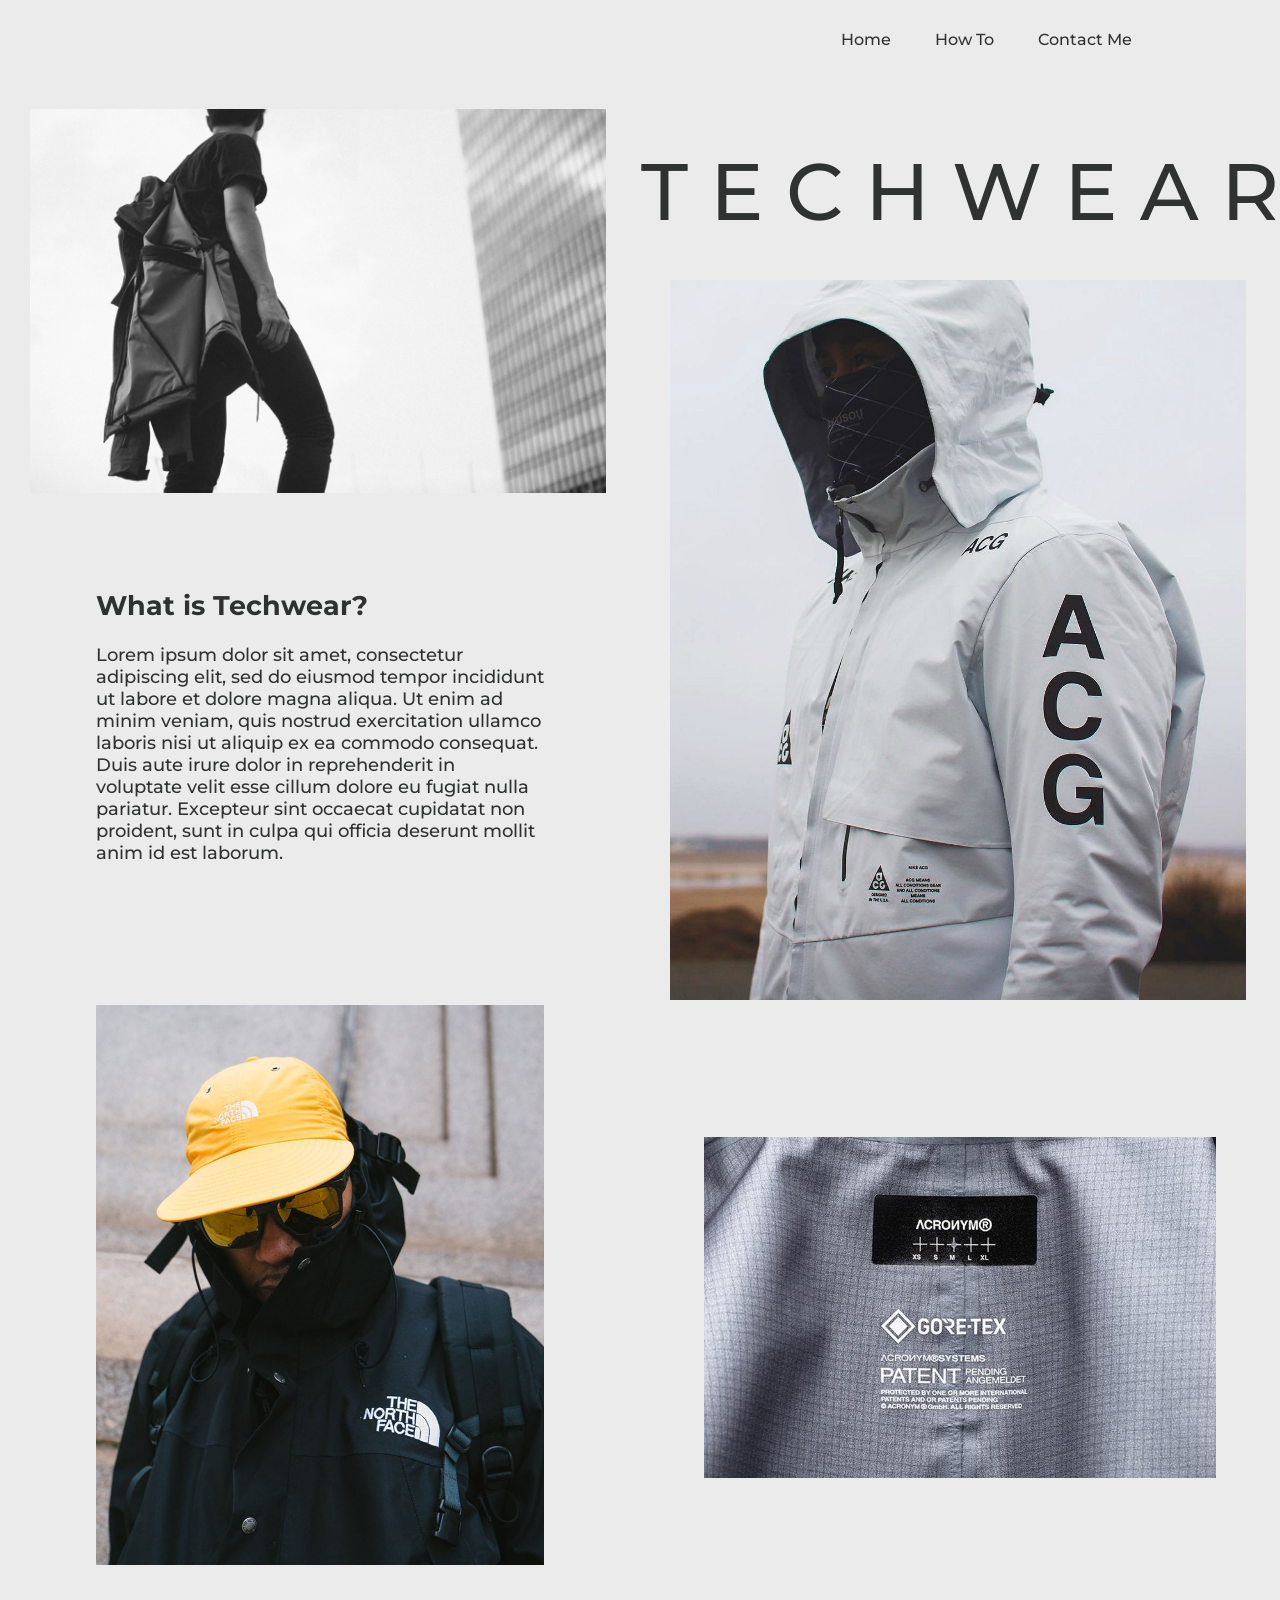
<file: myWebsite/index.html>
<!DOCTYPE html>
<html lang="en">
<head>
    <meta charset="UTF-8">
    <link rel="stylesheet" type="text/css" href="css/main.css">
    <meta http-equiv="X-UA-Compatible" content="IE=edge">
    <meta name="viewport" content="width=device-width, initial-scale=1.0">
    <title>Techwear</title>
</head>
<body>
    <header>
        <nav>
            <ul class="nav_links">
                <li><a href="index.html">Home</a></li>
                <li><a href="howto.html">How To</a></li>
                <li><a href="contact.html">Contact Me</a></li>
            </ul>
        </nav> 
    </header>

    <!-- first container -->
    <div class="row">
        <div class="column">
            <img class="jacket1" src="images/home/photo1.jpg"  alt="jacket1">
            <div class="whatistechwear">
                <h2 class="firstheader">What is Techwear?</h2>
                <p>
                    Lorem ipsum dolor sit amet, consectetur adipiscing elit, sed do eiusmod tempor incididunt ut labore et dolore magna aliqua. 
                    Ut enim ad minim veniam, quis nostrud exercitation ullamco laboris nisi ut aliquip ex ea commodo consequat. 
                    Duis aute irure dolor in reprehenderit in voluptate velit esse cillum dolore eu fugiat nulla pariatur. 
                    Excepteur sint occaecat cupidatat non proident, sunt in culpa qui officia deserunt mollit anim id est laborum.
                </p>
            </div>
            <img class="tnf" src="images/home/photo4.jpg" alt="tnfjacket">

        </div>
        <div class="column">
            <div class="techwear">
                <p class="techwear">
                    T E C H W E A R
                </p>
            </div>
            <img class="jacket3" src="images/home/photo3.jpg" alt="acg jacket">
            <div class="labelimg">
                <img class="acronymgore" src="images/home/acronymgore.jpg" alt="acronym label">
            </div>
            <!-- <img class="jacket2" src="images/home/photo2.jpg" alt="jacket2"> -->
            <!-- <img class="jacket3" src="images/home/photo3.jpg" alt="acg jacket"> -->
        </div>
      </div>
</body>
</html>
</file>
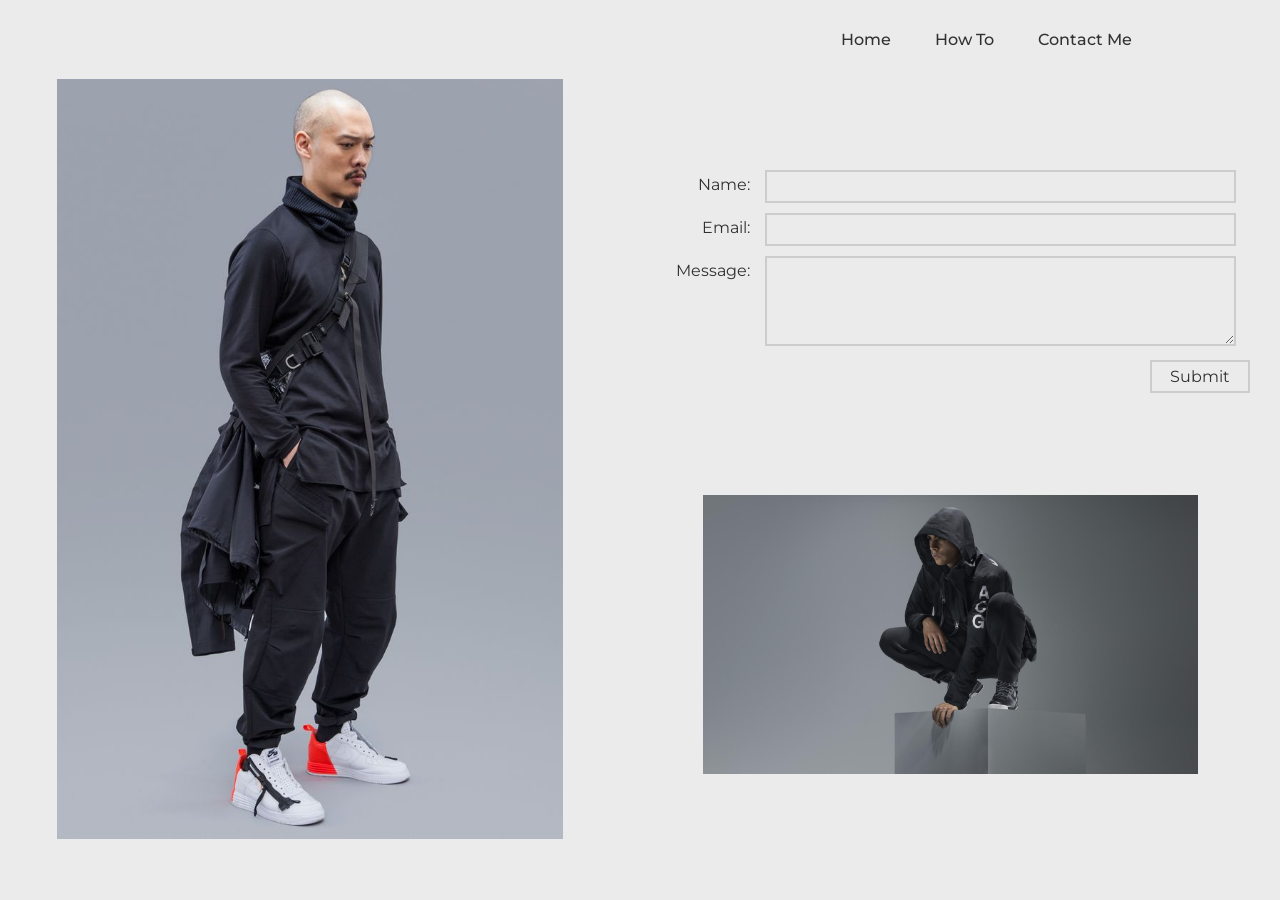
<file: myWebsite/contact.html>
<!DOCTYPE html>
<html lang="en">
<head>
    <meta charset="UTF-8">
    <link rel="stylesheet" type="text/css" href="css/contact.css">
    <meta http-equiv="X-UA-Compatible" content="IE=edge">
    <meta name="viewport" content="width=device-width, initial-scale=1.0">
    <title>Techwear</title>
</head>
<body>
    <header>
        <nav>
            <ul class="nav_links">
                <li><a href="index.html">Home</a></li>
                <li><a href="howto.html">How To</a></li>
                <li><a href="contact.html">Contact Me</a></li>
            </ul>
        </nav> 
    </header>

    <div class="row">
        <div class="column">
            <div class="largeimg">
                <img class="large" src="images/contact/main.jpg" alt="main">
            </div>

        </div>
        <div class="column">
            <div id="page-wrap">		
                <div id="contact-area">
                    <form action="https://formspree.io/f/moqpboen" method="POST">
                        <label for="Name">Name:</label>
                        <input type="text" name="Name" id="Name" />
            
                        <label for="Email">Email:</label>
                        <input type="text" name="_replyto" id="Email" />
                        
                        <label for="Message">Message:</label><br />
                        <textarea name="Message" rows="20" cols="20" id="Message"></textarea>
        
                        <input type="submit" name="submit" value="Submit" class="submit-button" />
                    </form>
                </div>
            </div>
            <div class="acgimg">
                <img class="nikeacg" src="images/contact/acg.jpg" alt="nikeacg">
            </div>
        </div>
    </div>
</body>
</html>
</file>
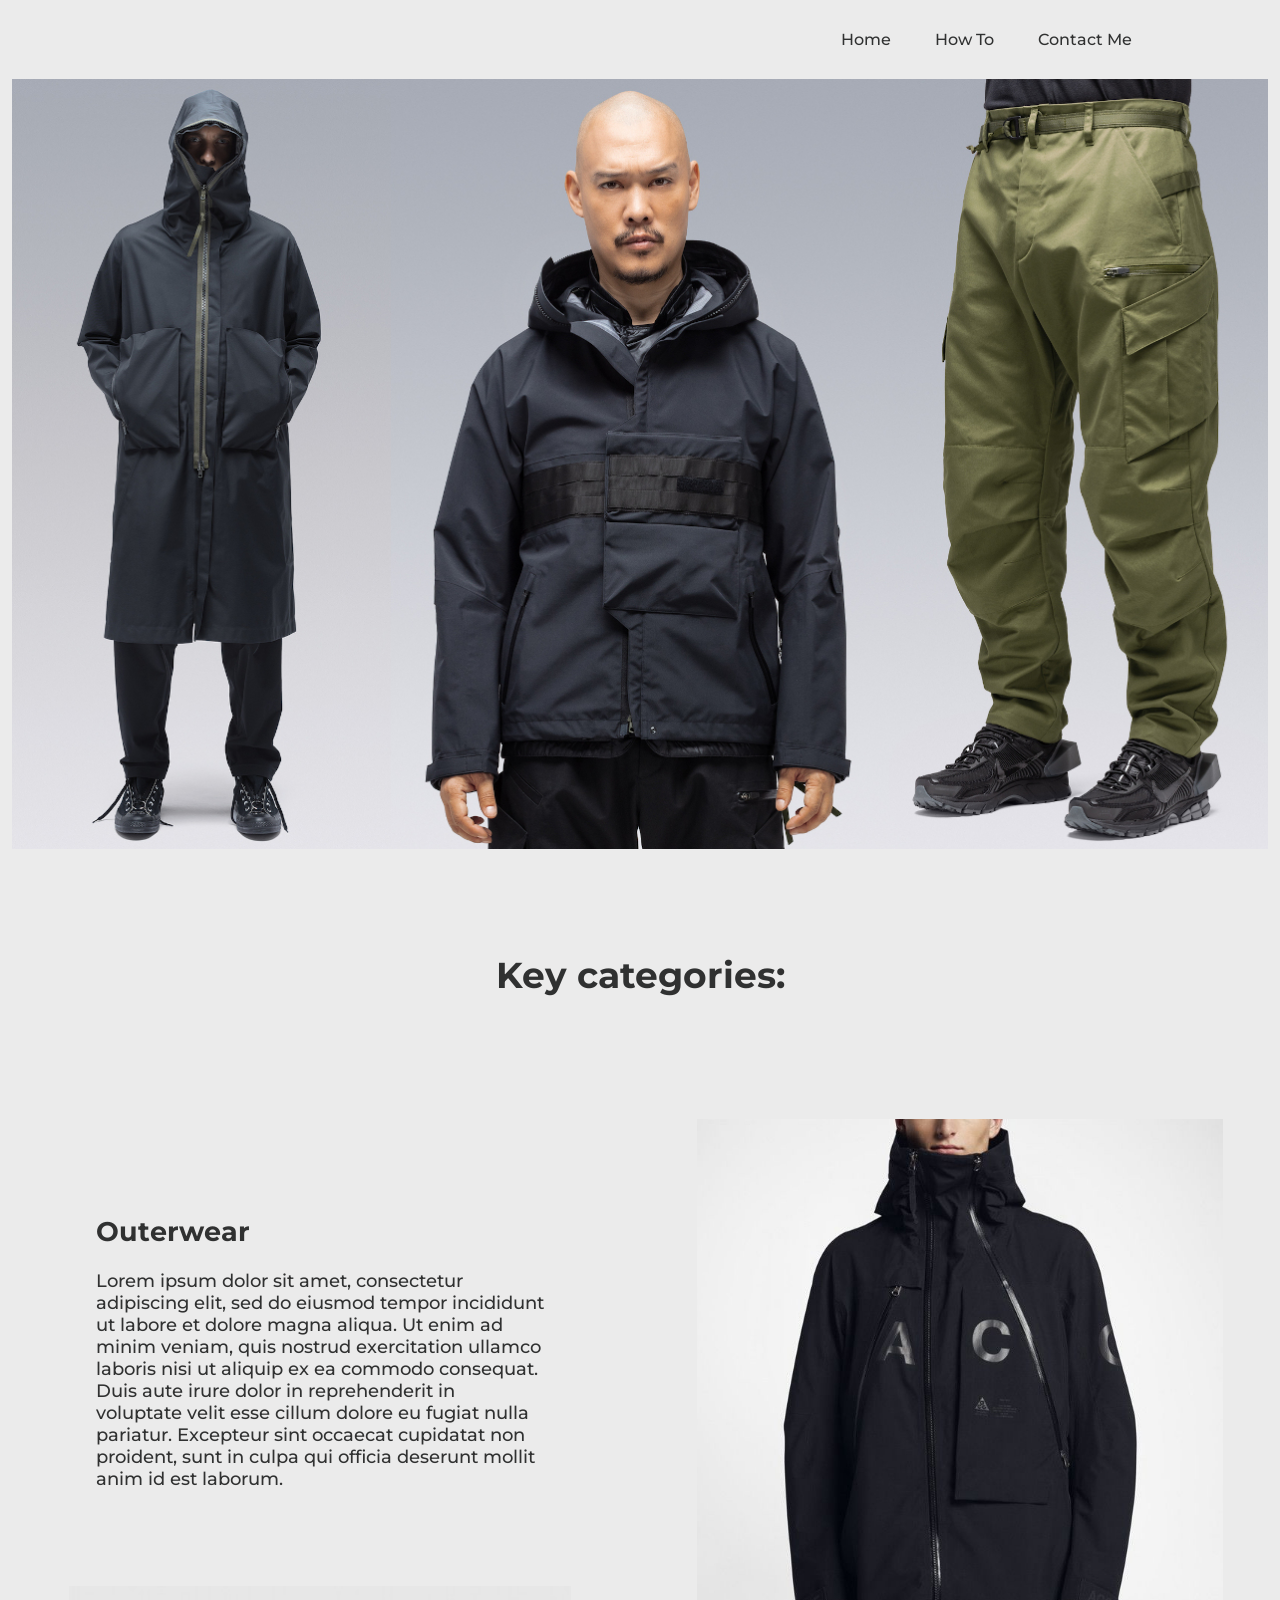
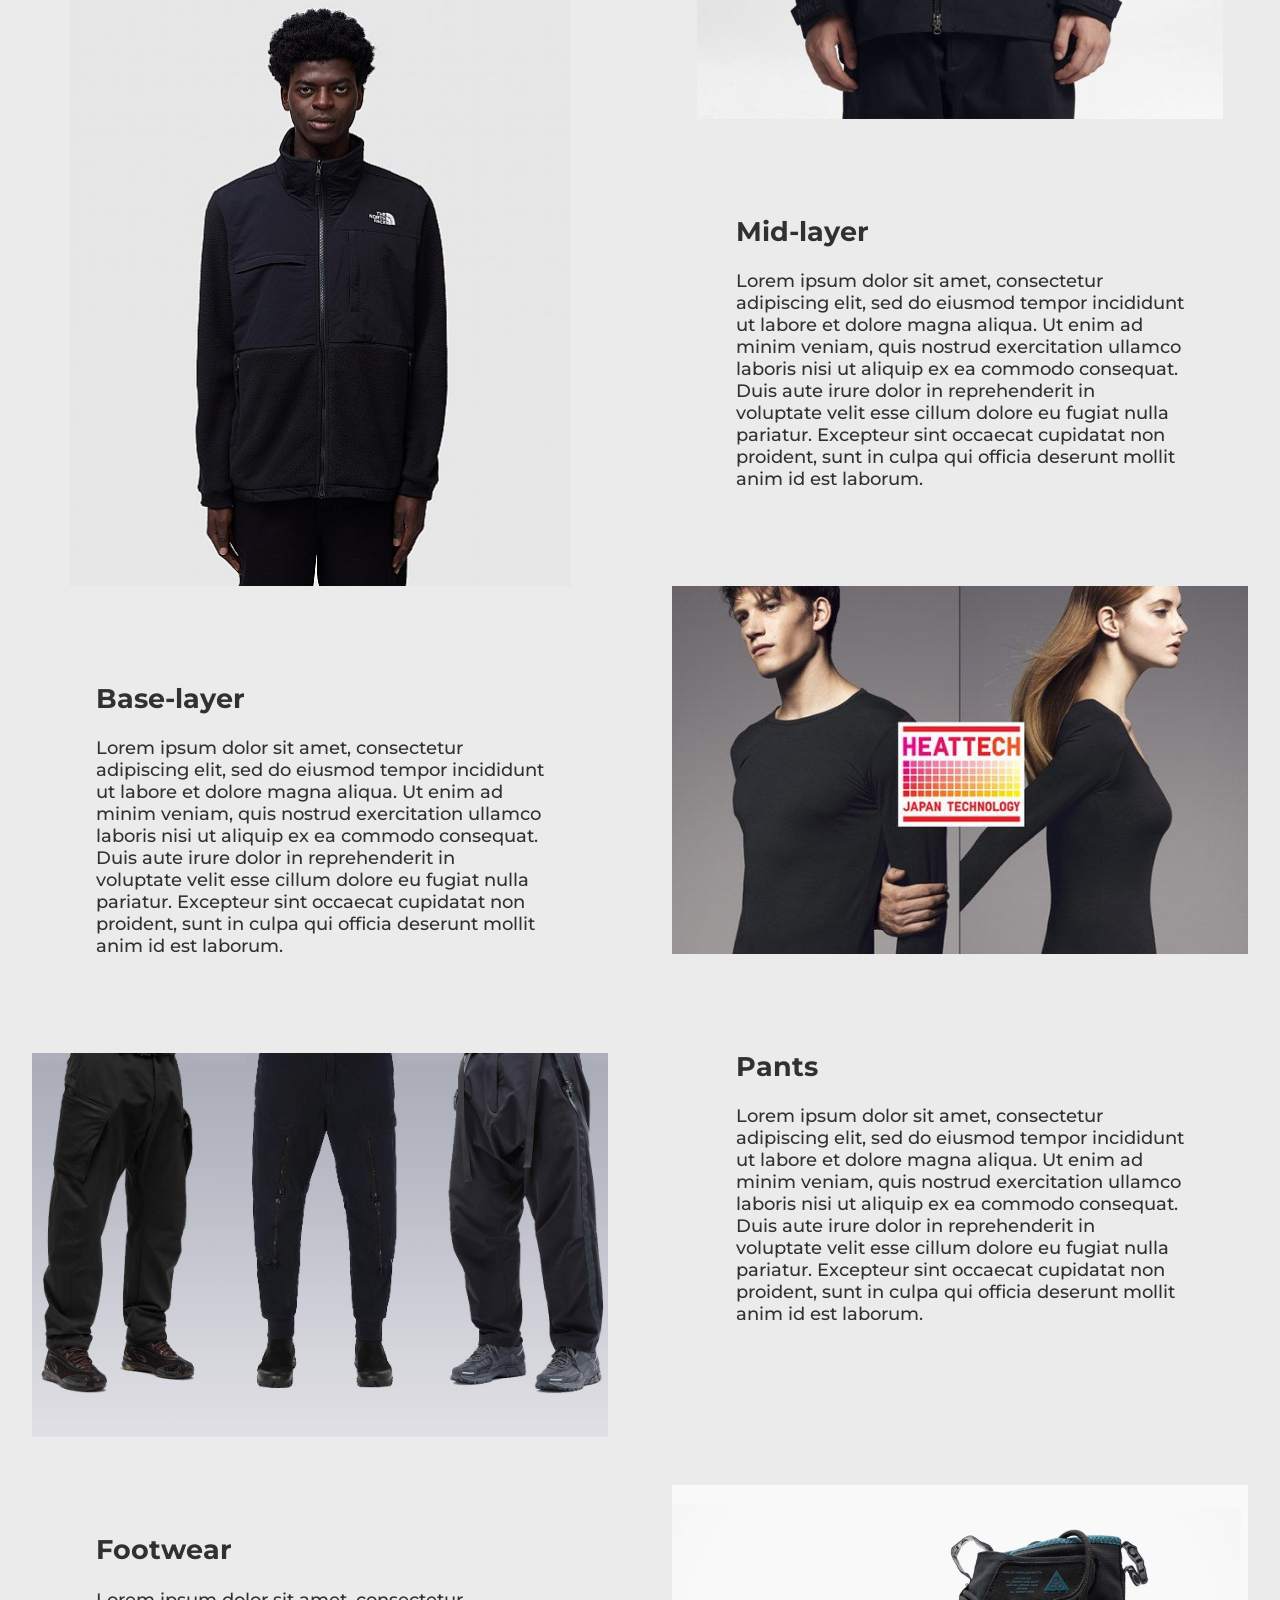
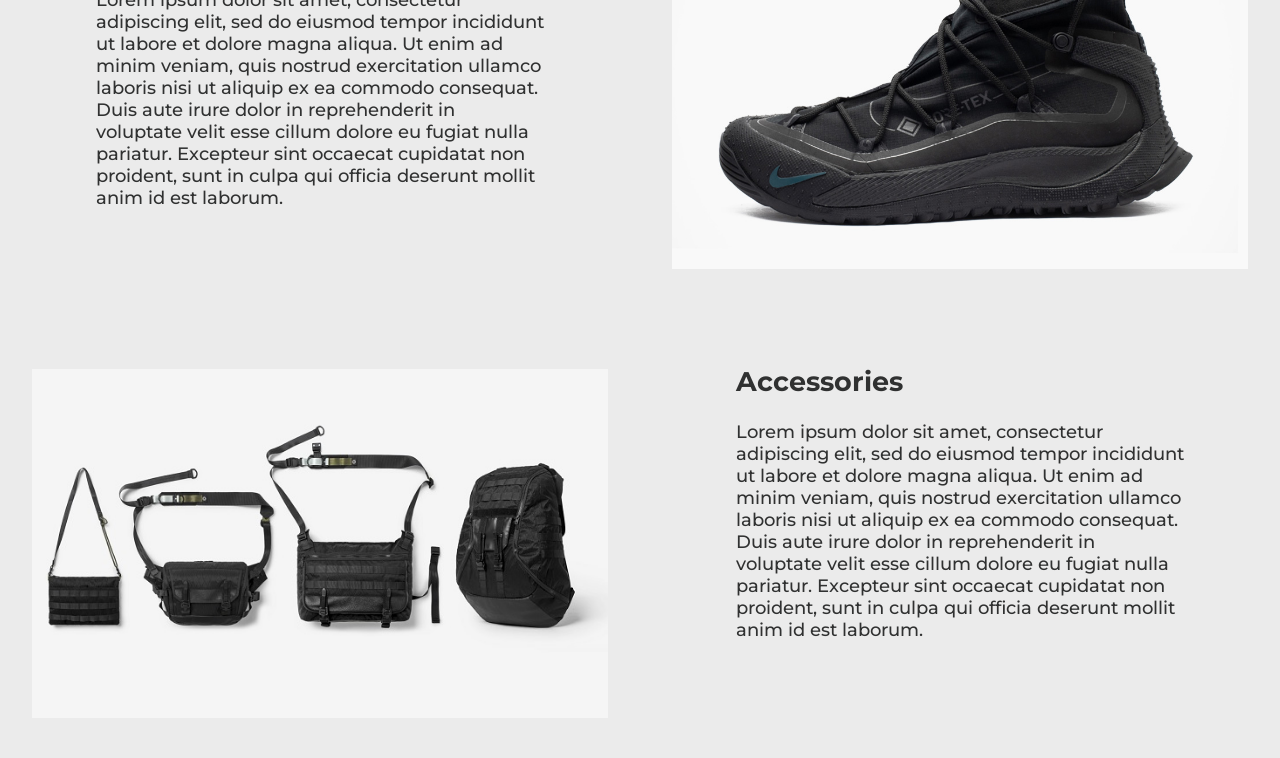
<file: myWebsite/howto.html>
<!DOCTYPE html>
<html lang="en">
<head>
    <meta charset="UTF-8">
    <link rel="stylesheet" type="text/css" href="css/howto.css">
    <meta http-equiv="X-UA-Compatible" content="IE=edge">
    <meta name="viewport" content="width=device-width, initial-scale=1.0">
    <title>Techwear</title>
</head>
<body>
    <header>
        <nav>
            <ul class="nav_links">
                <li><a href="index.html">Home</a></li>
                <li><a href="howto.html">How To</a></li>
                <li><a href="contact.html">Contact Me</a></li>
            </ul>
        </nav> 
    </header>

    <div class="mainphotosection">
        <img class="mainphoto" src="images/howto/start.jpg" alt="main">
    </div>
    <div class="categories_text">
        <h1 class="categories_header">Key categories:</h1>
    </div>
    <div class="row">
        <div class="column">
            
            <div class="outerwear_text">
                <h2 class="outerwear_header">Outerwear</h2>
                <p>
                    Lorem ipsum dolor sit amet, consectetur adipiscing elit, sed do eiusmod tempor incididunt ut labore et dolore magna aliqua. 
                    Ut enim ad minim veniam, quis nostrud exercitation ullamco laboris nisi ut aliquip ex ea commodo consequat. 
                    Duis aute irure dolor in reprehenderit in voluptate velit esse cillum dolore eu fugiat nulla pariatur. 
                    Excepteur sint occaecat cupidatat non proident, sunt in culpa qui officia deserunt mollit anim id est laborum.
                </p>
            </div>
            
            <div class="midlayerimg">
                <img class="denali" src="images/howto/denali.jpg" alt="tnfdenali">
            </div>

            <div class="baselayer_text">
                <h2 class="baselayer_header">Base-layer</h2>
                <p>
                    Lorem ipsum dolor sit amet, consectetur adipiscing elit, sed do eiusmod tempor incididunt ut labore et dolore magna aliqua. 
                    Ut enim ad minim veniam, quis nostrud exercitation ullamco laboris nisi ut aliquip ex ea commodo consequat. 
                    Duis aute irure dolor in reprehenderit in voluptate velit esse cillum dolore eu fugiat nulla pariatur. 
                    Excepteur sint occaecat cupidatat non proident, sunt in culpa qui officia deserunt mollit anim id est laborum.
                </p>
            </div>
            <div class="pantsimg">
                <img class="pants" src="images/howto/pants.jpg" alt="pantsexample">
            </div>
            <div class="footwear_text">
                <h2 class="footwear_header">Footwear</h2>
                <p>
                    Lorem ipsum dolor sit amet, consectetur adipiscing elit, sed do eiusmod tempor incididunt ut labore et dolore magna aliqua. 
                    Ut enim ad minim veniam, quis nostrud exercitation ullamco laboris nisi ut aliquip ex ea commodo consequat. 
                    Duis aute irure dolor in reprehenderit in voluptate velit esse cillum dolore eu fugiat nulla pariatur. 
                    Excepteur sint occaecat cupidatat non proident, sunt in culpa qui officia deserunt mollit anim id est laborum.
                </p>
            </div>
            <div class="accessoriesimg">
                <img class="orbit" src="images/howto/orbit.jpg" alt="orbit_accessories">
            </div>
        </div>
        <div class="column">
            <div class="jacketimg">
                <img class="alpine" src="images/howto/alpinejacket.jpg" alt="alpinejacket">
            </div>
            <div class="midlayer_text">
                <h2 class="midlayer_header">Mid-layer</h2>
                <p>
                    Lorem ipsum dolor sit amet, consectetur adipiscing elit, sed do eiusmod tempor incididunt ut labore et dolore magna aliqua. 
                    Ut enim ad minim veniam, quis nostrud exercitation ullamco laboris nisi ut aliquip ex ea commodo consequat. 
                    Duis aute irure dolor in reprehenderit in voluptate velit esse cillum dolore eu fugiat nulla pariatur. 
                    Excepteur sint occaecat cupidatat non proident, sunt in culpa qui officia deserunt mollit anim id est laborum.
                </p>
            </div>

            <div class="baselayerimg">
                <img class="uniqlo" src="images/howto/uniqlo.jpg" alt="uniqloheattech">
            </div>
            <div class="pants_text">
                <h2 class="pants_header">Pants</h2>
                <p>
                    Lorem ipsum dolor sit amet, consectetur adipiscing elit, sed do eiusmod tempor incididunt ut labore et dolore magna aliqua. 
                    Ut enim ad minim veniam, quis nostrud exercitation ullamco laboris nisi ut aliquip ex ea commodo consequat. 
                    Duis aute irure dolor in reprehenderit in voluptate velit esse cillum dolore eu fugiat nulla pariatur. 
                    Excepteur sint occaecat cupidatat non proident, sunt in culpa qui officia deserunt mollit anim id est laborum.
                </p>
            </div>
            <div class="footwearimg">
                <img class="shoes" src="images/howto/acgshoes.jpg" alt="techshoes">
            </div>
            <div class="accessories_text">
                <h2 class="accessories_header">Accessories</h2>
                <p>
                    Lorem ipsum dolor sit amet, consectetur adipiscing elit, sed do eiusmod tempor incididunt ut labore et dolore magna aliqua. 
                    Ut enim ad minim veniam, quis nostrud exercitation ullamco laboris nisi ut aliquip ex ea commodo consequat. 
                    Duis aute irure dolor in reprehenderit in voluptate velit esse cillum dolore eu fugiat nulla pariatur. 
                    Excepteur sint occaecat cupidatat non proident, sunt in culpa qui officia deserunt mollit anim id est laborum.
                </p>
            </div>
        </div>
    </div>
    



</body>
</html>
</file>
<file: myWebsite/css/main.css>
@import url('https://fonts.googleapis.com/css2?family=Montserrat&display=swap');

* {
    box-sizing: border-box;
    margin: 0;
    padding: 0;
    background-color: #ebebeb;
}


li, a {
    font-family: "Montserrat", sans-serif;
    font-weight: 500;
    font-size: 16px;
    color: #303131;
    text-decoration: none;
}

header {
    display: flex;
    justify-content: flex-end;
    align-items: center;
    padding: 30px 10%;
}

.nav_links {
    list-style: none;
}

.nav_links li {
    display: inline-block;
    padding: 0px 20px;
}

.nav_links li a {
    transition: all 0.3s ease 0s;
}

.nav_links li a:hover {
    color: skyblue
}


.row {
    display: flex;
}
  
.column {
    flex: 50%;
}

img.jacket1 {
    display: flex;
    justify-content: center;
    max-width: 90%;
    max-height:100%;
    margin: 30px
}

body{
    margin: 0;
}

.techwear {
    display: flex;
    justify-content: center;
    padding-top: 5%;
    font-family: "Montserrat", sans-serif;
    font-weight: 500;
    font-size: 80px;
    color: #303131;
    text-decoration: none;
}

.firstheader {
    padding-bottom: 5%;
}

.whatistechwear {
    text-align: left;
    font-family: "Montserrat", sans-serif;
    font-weight: 500;
    font-size: 18px;
    color: #303131;
    text-decoration: none;
    margin: 15%;
}

.jacket2 {
    max-width: 75%;
    max-height: 100%;
    margin: 30px;
    margin-left: 13%;
    margin-top: 15%;
}

.jacket3 {
    max-width: 90%;
    max-height: 90%;
    margin: 30px;
    padding-top: 10px;
}

.tnf {
    max-width: 70%;
    max-height: 50%;
    margin: 15%;
    margin-top: 7%;
}

.labelimg {
    display: flex;
    justify-content: center;
}

.acronymgore {
    max-width: 80%;
    max-height: 438px;
    margin-top: 16%;
}
</file>
<file: myWebsite/css/contact.css>
@import url('https://fonts.googleapis.com/css2?family=Montserrat&display=swap');


* {
    box-sizing: border-box;
    margin: 0;
    padding: 0;
    background-color: #ebebeb;
}


li, a {
    font-family: "Montserrat", sans-serif;
    font-weight: 500;
    font-size: 16px;
    color: #303131;
    text-decoration: none;
}

header {
    display: flex;
    justify-content: flex-end;
    align-items: center;
    padding: 30px 10%;
}

.nav_links {
    list-style: none;
}

.nav_links li {
    display: inline-block;
    padding: 0px 20px;
}

.nav_links li a {
    transition: all 0.3s ease 0s;
}

.nav_links li a:hover {
    color: skyblue
}

.row {
    display: flex;
    /* border: 10px solid green; */
}
  
.column {
    flex: 50%;
}

.largeimg {
    display: flex;
    justify-content: center;
}

.large {
    /* border: 8px solid orange; */
    height: 800px;
    max-width: 100%;
    border-bottom: 40px solid #ebebeb;
    
}     

.acgimg {
    /* border: 8px solid rgb(24, 143, 0); */
    display: flex;
    justify-content: center;
}

.nikeacg {
    /* border: 8px solid orange; */
    margin-top: 14%;
    max-height: 330px;
    max-width: 75%;
}     

.contact_form {
    display: flex;
    justify-content: center;
}

/* contact form */

#page-wrap {
    display: flex;
    justify-content: center;
	width: 660px;
	/* min-height: 500px; */
	height: auto !important;
	height: 500px;
    margin-top: 10%;
}

#contact-area {
	width: 600px;
	margin-top: 25px;
}

#contact-area input, #contact-area textarea {
	padding: 5px;
	width: 471px;
	font-family: "Montserrat", sans-serif;
    color: #303131;
	font-size: 16px;
	margin: 0px 0px 10px 0px;
	border: 2px solid #ccc;
}

#contact-area textarea {
	height: 90px;
}

#contact-area textarea:focus, #contact-area input:focus {
	border: 2px solid skyblue;
}

#contact-area input.submit-button {
	width: 100px;
	float: right;
}

.submit-button {
    background-color: #ebebeb;
}

.submit-button:hover {
    background-color: skyblue;
}

.submit-button:active {
    background-color: rgb(22, 161, 216);
    transform: translateY(4px);
}
label {
	float: left;
	text-align: right;
	margin-right: 15px;
	width: 100px;
	padding-top: 5px;
    font-family: "Montserrat", sans-serif;
	font-size: 16px;
    color: #303131;
}
</file>
<file: myWebsite/css/howto.css>
@import url('https://fonts.googleapis.com/css2?family=Montserrat&display=swap');

* {
    box-sizing: border-box;
    margin: 0;
    padding: 0;
    background-color: #ebebeb;
}


li, a {
    font-family: "Montserrat", sans-serif;
    font-weight: 500;
    font-size: 16px;
    color: #303131;
    text-decoration: none;
}

header {
    display: flex;
    justify-content: flex-end;
    align-items: center;
    padding: 30px 10%;
}

.nav_links {
    list-style: none;
}

.nav_links li {
    display: inline-block;
    padding: 0px 20px;
}

.nav_links li a {
    transition: all 0.3s ease 0s;
}

.nav_links li a:hover {
    color: skyblue
}


.mainphotosection {
    height: 90vh;
    border-bottom: 40px solid #ebebeb;
    display: flex;
    justify-content: center;
}

.mainphoto {
    /* border: 8px solid orange; */
    max-height: 100%;
    max-width: 100%;
}

.categories_text {
    text-align: center;
    font-family: "Montserrat", sans-serif;
    font-weight: 500;
    font-size: 18px;
    color: #303131;
    text-decoration: none;
    margin: 5%;
}

.categories_header {
    padding-bottom: 5%;
}


.row {
    /* border: 15px solid rgb(128, 49, 49); */
    display: flex;
}

.column {
    flex: 50%;
    /* border:12px solid rgb(56, 212, 212) */
}  

.outerwear_header {
    padding-bottom: 5%;
}

.outerwear_text {
    text-align: left;
    font-family: "Montserrat", sans-serif;
    font-weight: 500;
    font-size: 18px;
    color: #303131;
    text-decoration: none;
    margin: 15%;
}

.jacketimg {
    display: flex;
    justify-content: center;
}

.alpine {
    /* border: 8px solid orange; */
    height: 600px;
    max-width: 100%;
}     

.midlayer_header {
    padding-bottom: 5%;
}

.midlayer_text {
    text-align: left;
    font-family: "Montserrat", sans-serif;
    font-weight: 500;
    font-size: 18px;
    color: #303131;
    text-decoration: none;
    margin: 15%;
}

.midlayerimg {
    display: flex;
    justify-content: center;
}

.denali {
    /* border: 8px solid orange; */
    height: 600px;
    max-width: 100%;
}     

.baselayer_header {
    padding-bottom: 5%;
}

.baselayer_text {
    text-align: left;
    font-family: "Montserrat", sans-serif;
    font-weight: 500;
    font-size: 18px;
    color: #303131;
    text-decoration: none;
    margin: 15%;
}

.baselayerimg {
    display: flex;
    justify-content: center;
}

.uniqlo {
    /* border: 8px solid orange; */
    max-height: 420px;
    max-width: 90%;
}     

.pants_header {
    padding-bottom: 5%;
}

.pants_text {
    text-align: left;
    font-family: "Montserrat", sans-serif;
    font-weight: 500;
    font-size: 18px;
    color: #303131;
    text-decoration: none;
    margin: 15%;
}

.pantsimg {
    display: flex;
    justify-content: center;
}

.pants {
    /* border: 8px solid orange; */
    max-height: 420px;
    max-width: 90%;
}     

.footwear_header {
    padding-bottom: 5%;
}

.footwear_text {
    text-align: left;
    font-family: "Montserrat", sans-serif;
    font-weight: 500;
    font-size: 18px;
    color: #303131;
    text-decoration: none;
    margin: 15%;
}

.footwearimg {
    display: flex;
    justify-content: center;
}

.shoes {
    /* border: 8px solid orange; */
    margin-top: 10%;
    max-height: 420px;
    max-width: 90%;
}     

.accessories_header {
    padding-bottom: 5%;
}

.accessories_text {
    text-align: left;
    font-family: "Montserrat", sans-serif;
    font-weight: 500;
    font-size: 18px;
    color: #303131;
    text-decoration: none;
    margin: 15%;
}

.accessoriesimg {
    display: flex;
    justify-content: center;
}

.orbit {
    border-bottom: 40px solid #ebebeb;
    margin-top: 10%;
    max-height: 420px;
    max-width: 90%;
}
</file>
